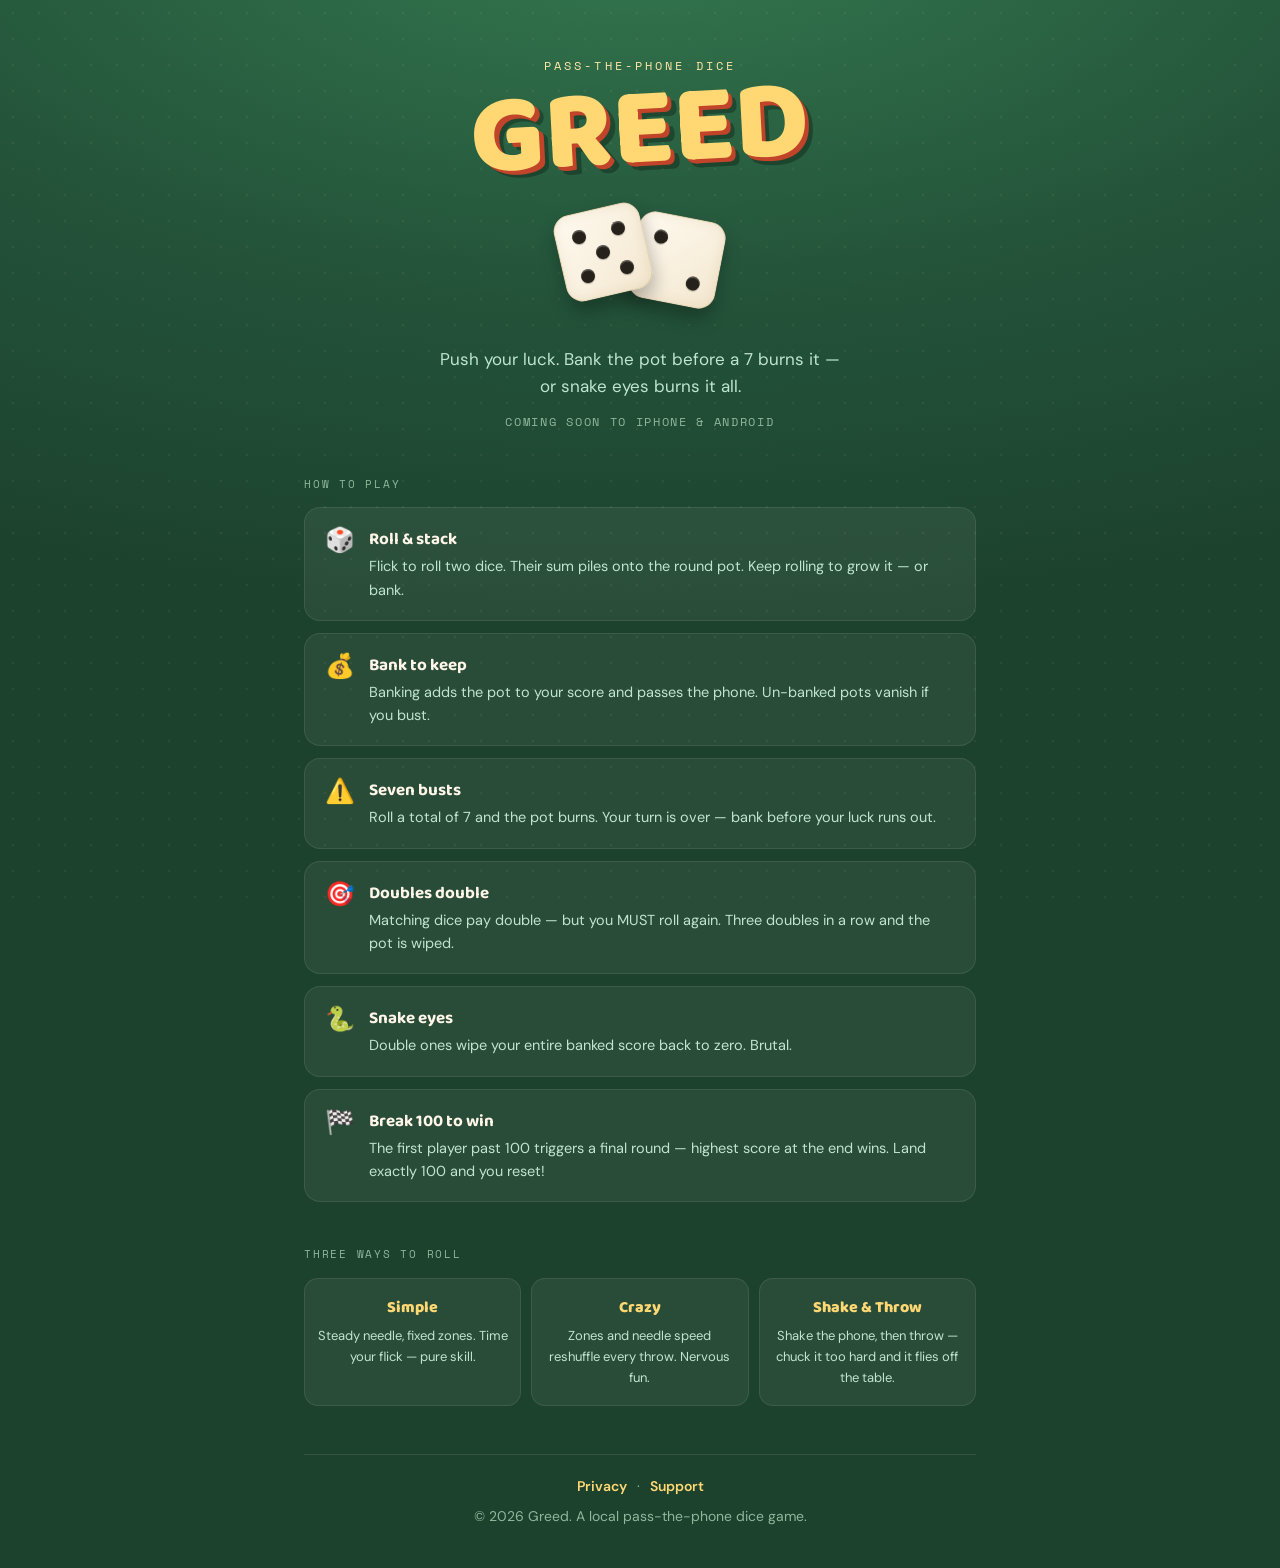
<file: index.html>
<!DOCTYPE html>
<html lang="en">
<head>
<meta charset="utf-8">
<meta name="viewport" content="width=device-width, initial-scale=1">
<title>Greed — Pass-the-Phone Dice</title>
<meta name="description" content="Greed is a local, pass-the-phone push-your-luck dice game for 2–8 players. Bank the pot before a 7 burns it — or snake eyes burns it all.">
<link rel="preconnect" href="https://fonts.googleapis.com">
<link rel="preconnect" href="https://fonts.gstatic.com" crossorigin>
<link href="https://fonts.googleapis.com/css2?family=Baloo+2:wght@700;800&family=DM+Sans:wght@400;600;700&family=Space+Mono:wght@400;700&display=swap" rel="stylesheet">
<link rel="stylesheet" href="style.css">
</head>
<body>
<div class="wrap">

  <header class="hero">
    <p class="eyebrow">Pass-the-Phone Dice</p>
    <h1 class="title">GREED</h1>

    <div class="dice">
      <div class="die die-a" aria-hidden="true">
        <div class="grid">
          <span class="pip c1"></span><span class="pip c3"></span>
          <span class="pip c5"></span>
          <span class="pip c7"></span><span class="pip c9"></span>
        </div>
      </div>
      <div class="die die-b" aria-hidden="true">
        <div class="grid">
          <span class="pip c1"></span>
          <span class="pip c9"></span>
        </div>
      </div>
    </div>

    <p class="tagline">Push your luck. Bank the pot before a 7 burns it — or
      snake eyes burns it all.</p>

    <div class="cta">
      <p class="soon">Coming soon to iPhone &amp; Android</p>
    </div>
  </header>

  <p class="section-label">How to play</p>
  <div class="card">
    <div class="rule">
      <span class="icon">🎲</span>
      <div><h3>Roll &amp; stack</h3><p>Flick to roll two dice. Their sum piles
        onto the round pot. Keep rolling to grow it — or bank.</p></div>
    </div>
  </div>
  <div class="card">
    <div class="rule">
      <span class="icon">💰</span>
      <div><h3>Bank to keep</h3><p>Banking adds the pot to your score and passes
        the phone. Un-banked pots vanish if you bust.</p></div>
    </div>
  </div>
  <div class="card">
    <div class="rule">
      <span class="icon">⚠️</span>
      <div><h3>Seven busts</h3><p>Roll a total of 7 and the pot burns. Your turn
        is over — bank before your luck runs out.</p></div>
    </div>
  </div>
  <div class="card">
    <div class="rule">
      <span class="icon">🎯</span>
      <div><h3>Doubles double</h3><p>Matching dice pay double — but you MUST roll
        again. Three doubles in a row and the pot is wiped.</p></div>
    </div>
  </div>
  <div class="card">
    <div class="rule">
      <span class="icon">🐍</span>
      <div><h3>Snake eyes</h3><p>Double ones wipe your entire banked score back
        to zero. Brutal.</p></div>
    </div>
  </div>
  <div class="card">
    <div class="rule">
      <span class="icon">🏁</span>
      <div><h3>Break 100 to win</h3><p>The first player past 100 triggers a final
        round — highest score at the end wins. Land exactly 100 and you reset!</p></div>
    </div>
  </div>

  <p class="section-label">Three ways to roll</p>
  <div class="modes">
    <div class="mode">
      <div class="name">Simple</div>
      <p>Steady needle, fixed zones. Time your flick — pure skill.</p>
    </div>
    <div class="mode">
      <div class="name">Crazy</div>
      <p>Zones and needle speed reshuffle every throw. Nervous fun.</p>
    </div>
    <div class="mode">
      <div class="name">Shake &amp; Throw</div>
      <p>Shake the phone, then throw — chuck it too hard and it flies off the table.</p>
    </div>
  </div>

  <footer>
    <nav>
      <a href="privacy.html">Privacy</a>·<a href="support.html">Support</a>
    </nav>
    © 2026 Greed. A local pass-the-phone dice game.
  </footer>

</div>
</body>
</html>
</file>
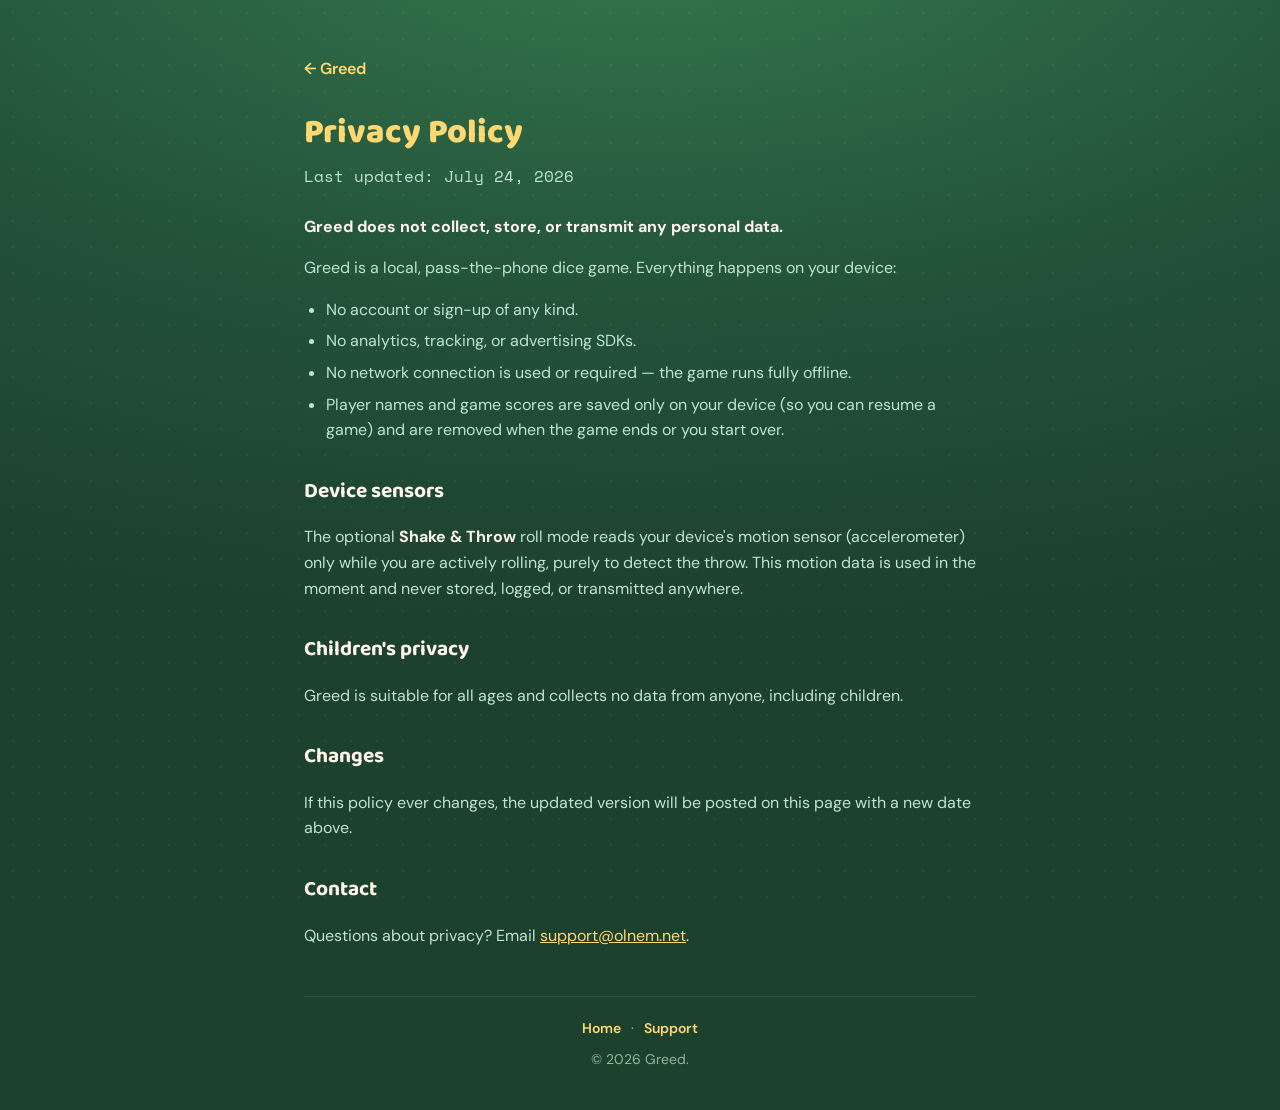
<file: privacy.html>
<!DOCTYPE html>
<html lang="en">
<head>
<meta charset="utf-8">
<meta name="viewport" content="width=device-width, initial-scale=1">
<title>Greed — Privacy Policy</title>
<meta name="description" content="Greed collects no personal data. Everything happens locally on your device.">
<link rel="preconnect" href="https://fonts.googleapis.com">
<link rel="preconnect" href="https://fonts.gstatic.com" crossorigin>
<link href="https://fonts.googleapis.com/css2?family=Baloo+2:wght@700;800&family=DM+Sans:wght@400;600;700&family=Space+Mono:wght@400;700&display=swap" rel="stylesheet">
<link rel="stylesheet" href="style.css">
</head>
<body>
<div class="wrap content">

  <a class="back" href="index.html">← Greed</a>
  <h1 class="page-title">Privacy Policy</h1>
  <p class="updated">Last updated: July 24, 2026</p>

  <p><strong>Greed does not collect, store, or transmit any personal data.</strong></p>

  <p>Greed is a local, pass-the-phone dice game. Everything happens on your device:</p>
  <ul>
    <li>No account or sign-up of any kind.</li>
    <li>No analytics, tracking, or advertising SDKs.</li>
    <li>No network connection is used or required — the game runs fully offline.</li>
    <li>Player names and game scores are saved only on your device (so you can
      resume a game) and are removed when the game ends or you start over.</li>
  </ul>

  <h2>Device sensors</h2>
  <p>The optional <strong>Shake &amp; Throw</strong> roll mode reads your device's
    motion sensor (accelerometer) only while you are actively rolling, purely to
    detect the throw. This motion data is used in the moment and never stored,
    logged, or transmitted anywhere.</p>

  <h2>Children's privacy</h2>
  <p>Greed is suitable for all ages and collects no data from anyone, including
    children.</p>

  <h2>Changes</h2>
  <p>If this policy ever changes, the updated version will be posted on this page
    with a new date above.</p>

  <h2>Contact</h2>
  <p>Questions about privacy? Email
    <a href="mailto:support@olnem.net">support@olnem.net</a>.</p>

  <footer>
    <nav>
      <a href="index.html">Home</a>·<a href="support.html">Support</a>
    </nav>
    © 2026 Greed.
  </footer>

</div>
</body>
</html>
</file>
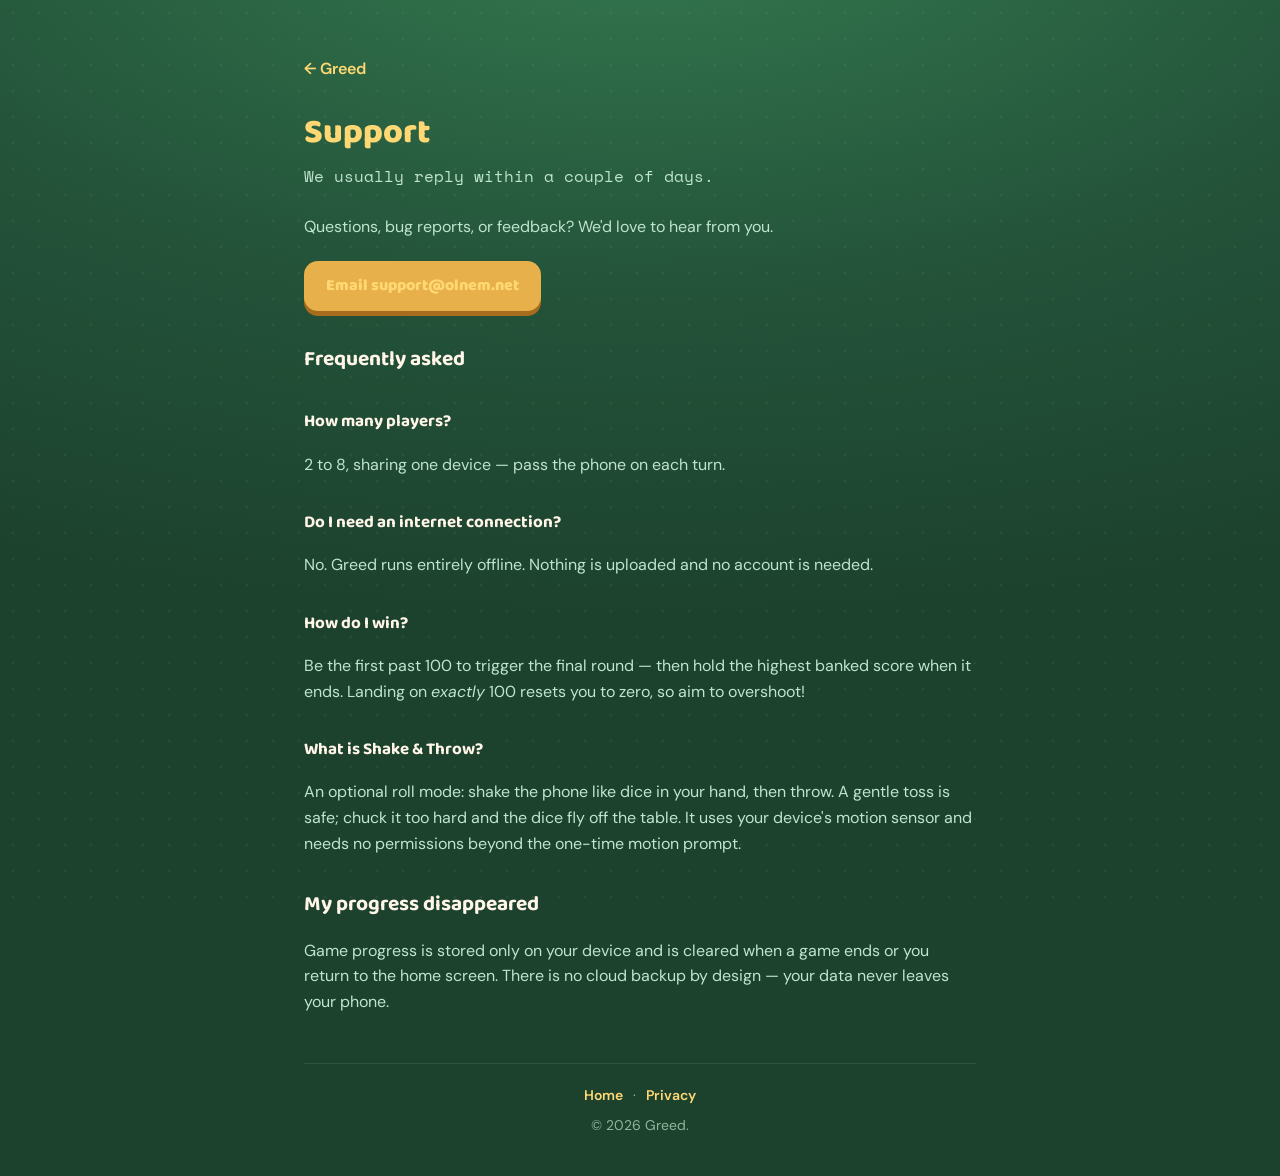
<file: support.html>
<!DOCTYPE html>
<html lang="en">
<head>
<meta charset="utf-8">
<meta name="viewport" content="width=device-width, initial-scale=1">
<title>Greed — Support</title>
<meta name="description" content="Support and contact for Greed, the pass-the-phone dice game.">
<link rel="preconnect" href="https://fonts.googleapis.com">
<link rel="preconnect" href="https://fonts.gstatic.com" crossorigin>
<link href="https://fonts.googleapis.com/css2?family=Baloo+2:wght@700;800&family=DM+Sans:wght@400;600;700&family=Space+Mono:wght@400;700&display=swap" rel="stylesheet">
<link rel="stylesheet" href="style.css">
</head>
<body>
<div class="wrap content">

  <a class="back" href="index.html">← Greed</a>
  <h1 class="page-title">Support</h1>
  <p class="updated">We usually reply within a couple of days.</p>

  <p>Questions, bug reports, or feedback? We'd love to hear from you.</p>
  <p><a class="mail" href="mailto:support@olnem.net?subject=Greed%20support">Email support@olnem.net</a></p>

  <h2>Frequently asked</h2>

  <h2 style="font-size:17px">How many players?</h2>
  <p>2 to 8, sharing one device — pass the phone on each turn.</p>

  <h2 style="font-size:17px">Do I need an internet connection?</h2>
  <p>No. Greed runs entirely offline. Nothing is uploaded and no account is needed.</p>

  <h2 style="font-size:17px">How do I win?</h2>
  <p>Be the first past 100 to trigger the final round — then hold the highest
    banked score when it ends. Landing on <em>exactly</em> 100 resets you to zero,
    so aim to overshoot!</p>

  <h2 style="font-size:17px">What is Shake &amp; Throw?</h2>
  <p>An optional roll mode: shake the phone like dice in your hand, then throw.
    A gentle toss is safe; chuck it too hard and the dice fly off the table. It
    uses your device's motion sensor and needs no permissions beyond the one-time
    motion prompt.</p>

  <h2>My progress disappeared</h2>
  <p>Game progress is stored only on your device and is cleared when a game ends
    or you return to the home screen. There is no cloud backup by design — your
    data never leaves your phone.</p>

  <footer>
    <nav>
      <a href="index.html">Home</a>·<a href="privacy.html">Privacy</a>
    </nav>
    © 2026 Greed.
  </footer>

</div>
</body>
</html>
</file>
<file: style.css>
/* Greed — public site. Styled to match the app's felt/gold look. */
:root {
  --felt-top: #34794f;
  --felt-mid: #235239;
  --felt-bot: #1c412d;
  --cream: #fff5e8;
  --gold: #e8b04b;
  --gold-shadow: #a86d1c;
  --gold-bright: #ffd873;
  --gold-pale: #ffe6a8;
  --pressed: #3a2c0e;
  --green: #34794f;
  --green-shadow: #1c4a2d;
  --red: #c0432a;
  --mint: #bfe4cf;
  --mint-soft: #cfe8d8;
  --muted: #8fb79c;
  --ink: #26211a;
  --die-light: #fffaf0;
  --die-dark: #f3e7cf;
  --die-border: rgba(180, 150, 90, 0.35);
}

* { box-sizing: border-box; }

html { -webkit-text-size-adjust: 100%; }

body {
  margin: 0;
  min-height: 100vh;
  overflow-x: hidden;
  font-family: "DM Sans", -apple-system, BlinkMacSystemFont, "Segoe UI", sans-serif;
  color: var(--mint-soft);
  line-height: 1.6;
  background-color: var(--felt-bot);
  background-image:
    radial-gradient(circle at center, rgba(255, 230, 168, 0.06) 1.5px, transparent 1.6px),
    radial-gradient(ellipse 120% 80% at 50% -10%, var(--felt-top), var(--felt-mid) 55%, var(--felt-bot));
  background-size: 26px 26px, 100% 100%;
  background-attachment: fixed;
}

.wrap {
  max-width: 720px;
  margin: 0 auto;
  padding: 56px 24px 40px;
}

.eyebrow {
  font-family: "Space Mono", monospace;
  text-transform: uppercase;
  letter-spacing: 0.26em;
  font-size: 12px;
  color: var(--gold-pale);
  margin: 0;
}

/* ---- Hero ---- */
.hero { text-align: center; margin-bottom: 20px; }

.title {
  font-family: "Baloo 2", cursive, sans-serif;
  font-weight: 800;
  font-size: clamp(56px, 16vw, 112px);
  line-height: 0.9;
  color: var(--gold-bright);
  margin: 6px 0 0;
  transform: rotate(-3deg);
  text-shadow: 4px 4px 0 var(--red), 8px 8px 0 rgba(0, 0, 0, 0.28);
}

.tagline {
  max-width: 420px;
  margin: 8px auto 0;
  color: var(--mint);
  font-size: 17px;
}

/* ---- Dice pair ---- */
.dice {
  display: flex;
  justify-content: center;
  align-items: flex-start;
  margin: 26px 0 30px;
  height: 108px;
}
.die {
  width: 88px;
  height: 88px;
  border-radius: 17px;
  background: linear-gradient(135deg, var(--die-light), var(--die-dark));
  border: 1px solid var(--die-border);
  box-shadow: 0 10px 18px rgba(0, 0, 0, 0.28), inset 0 0 12px rgba(160, 120, 60, 0.12);
  padding: 13px;
}
.die .grid {
  display: grid;
  grid-template-columns: repeat(3, 1fr);
  grid-template-rows: repeat(3, 1fr);
  width: 100%;
  height: 100%;
}
.pip {
  width: 14px;
  height: 14px;
  align-self: center;
  justify-self: center;
  border-radius: 50%;
  background: var(--ink);
  box-shadow: inset 0 1.5px 1px rgba(255, 255, 255, 0.28), 0 1px 1px rgba(0, 0, 0, 0.3);
}
.c1 { grid-area: 1 / 1; } .c3 { grid-area: 1 / 3; }
.c5 { grid-area: 2 / 2; }
.c7 { grid-area: 3 / 1; } .c9 { grid-area: 3 / 3; }
.die-a { transform: rotate(-13deg); margin-right: -14px; z-index: 2; }
.die-b { transform: rotate(11deg); margin-top: 8px; }

/* ---- Buttons / store row ---- */
.cta { text-align: center; margin: 6px 0 8px; }
.badge {
  display: inline-block;
  font-family: "Baloo 2", cursive, sans-serif;
  font-weight: 800;
  font-size: 15px;
  letter-spacing: 0.02em;
  color: var(--pressed);
  background: var(--gold);
  padding: 14px 26px;
  border-radius: 16px;
  box-shadow: 0 5px 0 var(--gold-shadow);
}
.soon {
  color: var(--muted);
  font-family: "Space Mono", monospace;
  font-size: 12px;
  letter-spacing: 0.14em;
  text-transform: uppercase;
  margin-top: 12px;
}

/* ---- Cards / sections ---- */
.section-label {
  font-family: "Space Mono", monospace;
  text-transform: uppercase;
  letter-spacing: 0.16em;
  font-size: 11px;
  color: var(--muted);
  margin: 44px 0 14px;
}

.card {
  background: rgba(255, 245, 232, 0.06);
  border: 1px solid rgba(255, 245, 232, 0.09);
  border-radius: 16px;
  padding: 18px 20px;
  margin-bottom: 12px;
}

.rule {
  display: flex;
  gap: 14px;
  align-items: flex-start;
}
.rule .icon { font-size: 24px; line-height: 1.2; flex: none; width: 30px; text-align: center; }
.rule h3 {
  font-family: "Baloo 2", cursive, sans-serif;
  font-weight: 700;
  color: var(--cream);
  font-size: 17px;
  margin: 0 0 2px;
}
.rule p { margin: 0; font-size: 14.5px; color: var(--mint); }

.modes { display: grid; grid-template-columns: repeat(3, 1fr); gap: 10px; }
.mode {
  text-align: center;
  background: rgba(255, 245, 232, 0.06);
  border: 1px solid rgba(255, 245, 232, 0.09);
  border-radius: 14px;
  padding: 16px 12px;
}
.mode .name {
  font-family: "Baloo 2", cursive, sans-serif;
  font-weight: 800;
  color: var(--gold-bright);
  font-size: 16px;
}
.mode p { margin: 6px 0 0; font-size: 13px; color: var(--mint); }
@media (max-width: 560px) { .modes { grid-template-columns: 1fr; } }

/* ---- Content pages (privacy / support) ---- */
.page-title {
  font-family: "Baloo 2", cursive, sans-serif;
  font-weight: 800;
  color: var(--gold-bright);
  font-size: 34px;
  margin: 0 0 4px;
}
.updated {
  color: var(--muted);
  font-family: "Space Mono", monospace;
  font-size: 12px;
  margin: 0 0 24px;
}
.content h2 {
  font-family: "Baloo 2", cursive, sans-serif;
  font-weight: 700;
  color: var(--cream);
  font-size: 21px;
  margin: 32px 0 8px;
}
.content p, .content li { color: var(--mint); font-size: 16px; }
.content ul { padding-left: 22px; }
.content li { margin-bottom: 6px; }
.content a, footer a { color: var(--gold-bright); }
.content strong { color: var(--cream); }

.mail {
  display: inline-block;
  font-family: "Baloo 2", cursive, sans-serif;
  font-weight: 800;
  color: var(--pressed);
  background: var(--gold);
  padding: 12px 22px;
  border-radius: 14px;
  box-shadow: 0 5px 0 var(--gold-shadow);
  text-decoration: none;
  margin-top: 6px;
}

/* ---- Footer ---- */
footer {
  margin-top: 48px;
  padding-top: 20px;
  border-top: 1px solid rgba(255, 245, 232, 0.1);
  text-align: center;
  color: var(--muted);
  font-size: 14px;
}
footer nav { margin-bottom: 8px; }
footer nav a { margin: 0 10px; text-decoration: none; font-weight: 600; }
footer nav a:hover { text-decoration: underline; }
.back { display: inline-block; margin-bottom: 24px; color: var(--gold-bright); text-decoration: none; font-weight: 600; }
</file>
